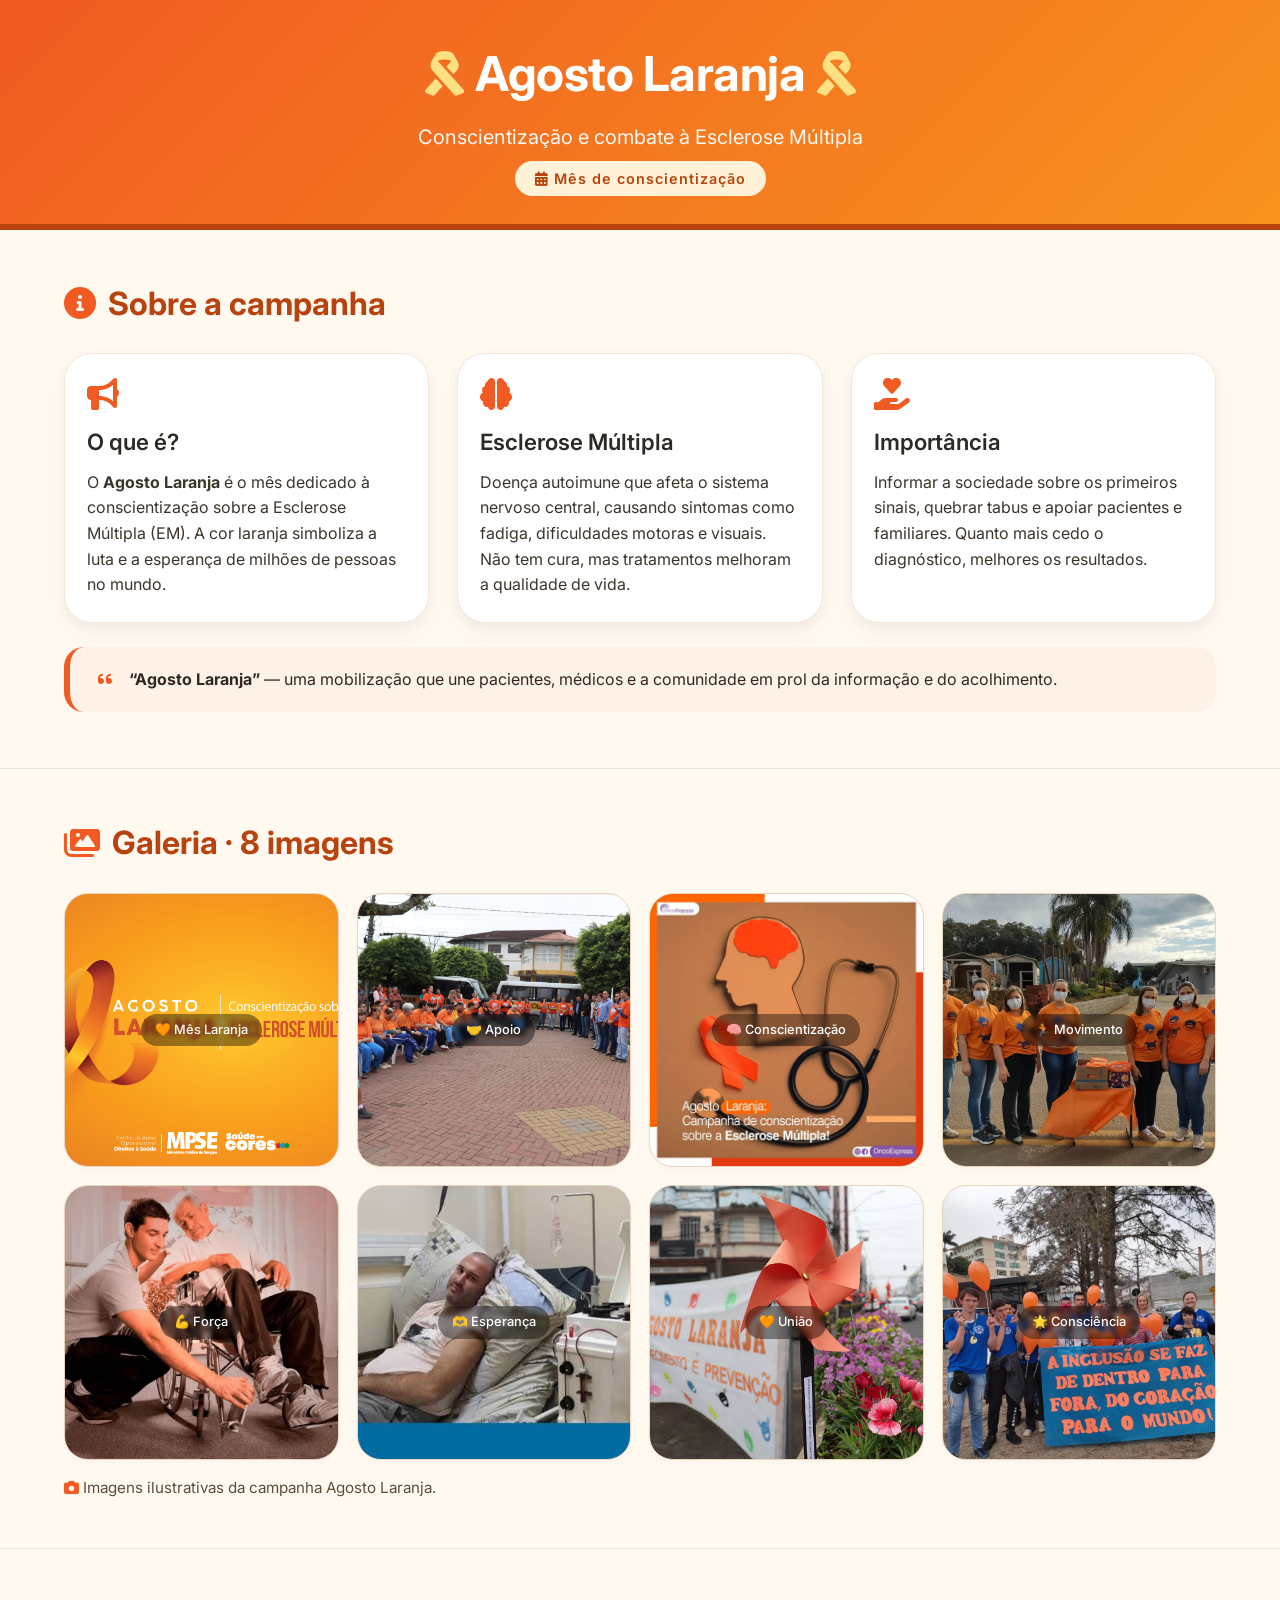
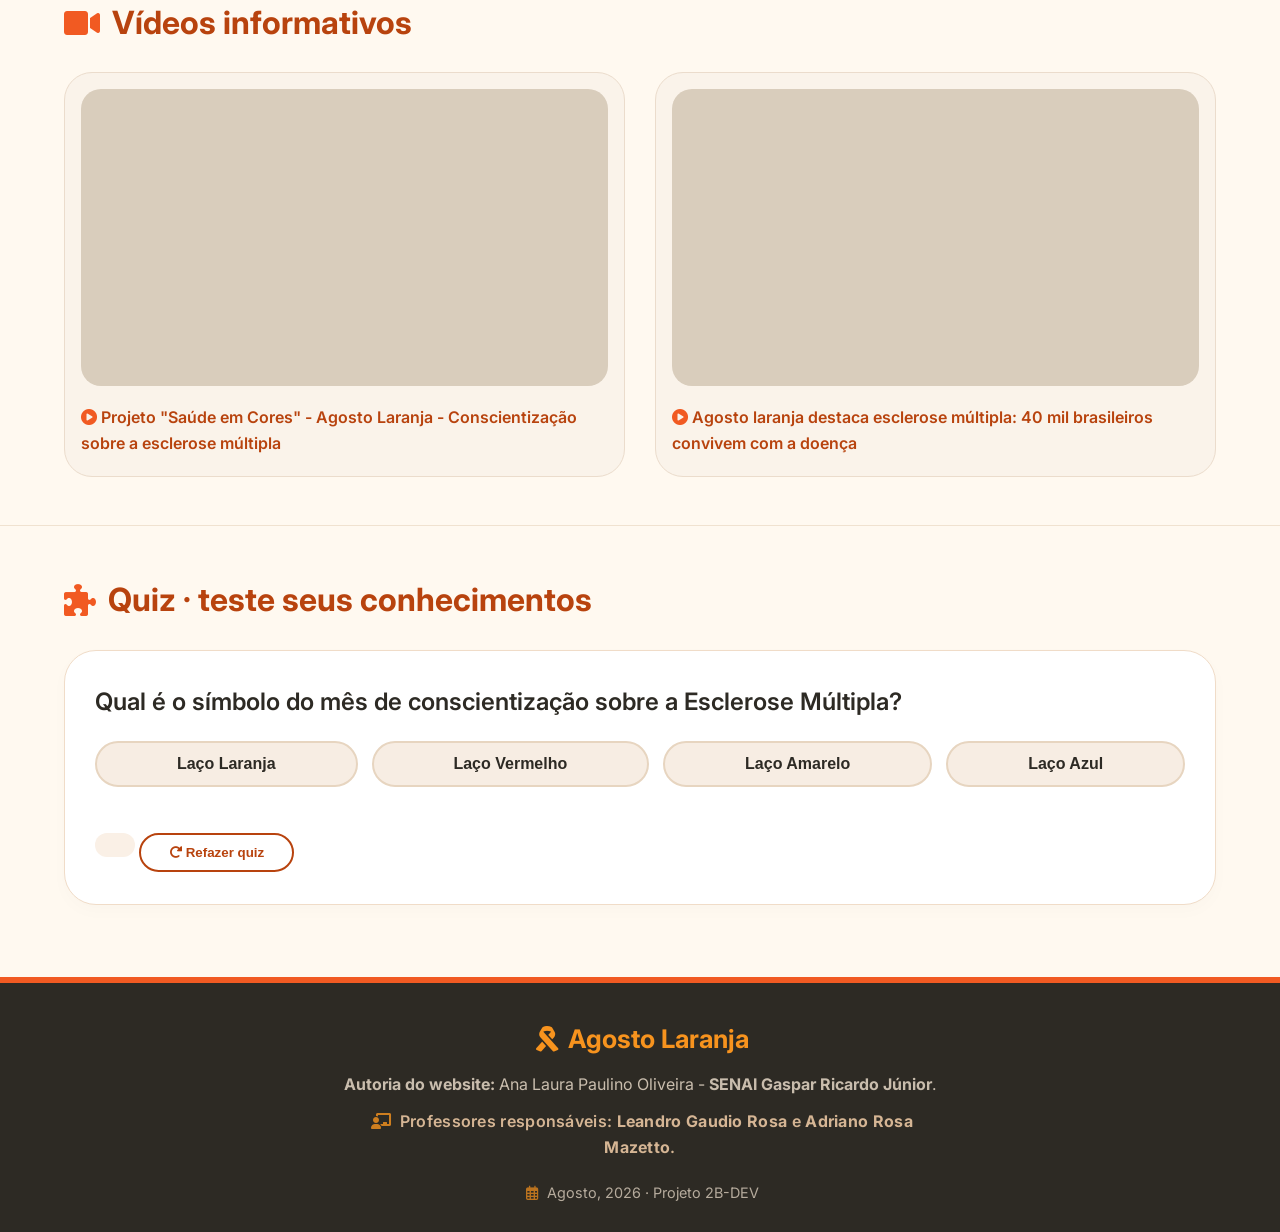
<file: index.html>
<!DOCTYPE html>
<html lang="pt-BR">
<head>
    <meta charset="UTF-8">
    <meta name="viewport" content="width=device-width, initial-scale=1.0">
    <title>Agosto Laranja · Conscientização sobre Esclerose Múltipla</title>
    <!-- Fontes e ícones -->
    <link rel="preconnect" href="https://fonts.googleapis.com">
    <link rel="preconnect" href="https://fonts.gstatic.com" crossorigin>
    <link href="https://fonts.googleapis.com/css2?family=Inter:opsz,wght@14..32,400;14..32,600;14..32,700&display=swap" rel="stylesheet">
    <link rel="stylesheet" href="https://cdnjs.cloudflare.com/ajax/libs/font-awesome/6.0.0-beta3/css/all.min.css">
    <style>
        * {
            margin: 0;
            padding: 0;
            box-sizing: border-box;
        }

        body {
            font-family: 'Inter', sans-serif;
            background: #fff9f0;
            color: #2d2a24;
            line-height: 1.6;
        }

        .container {
            max-width: 1200px;
            margin: 0 auto;
            padding: 0 24px;
        }

        /* cabeçalho */
        .header {
            background: linear-gradient(135deg, #f15a22 0%, #f7931e 100%);
            color: #fff;
            padding: 36px 0 28px;
            border-bottom: 6px solid #b8430e;
            text-align: center;
        }

        .header h1 {
            font-size: 3rem;
            font-weight: 700;
            letter-spacing: -0.5px;
            margin-bottom: 8px;
            display: flex;
            align-items: center;
            justify-content: center;
            gap: 12px;
            flex-wrap: wrap;
        }

        .header h1 i {
            font-size: 2.8rem;
            color: #ffe082;
        }

        .header p {
            font-size: 1.25rem;
            opacity: 0.95;
            font-weight: 400;
        }

        .laranja-badge {
            background: #fff2d6;
            color: #b8430e;
            display: inline-block;
            padding: 6px 20px;
            border-radius: 40px;
            font-weight: 600;
            font-size: 0.9rem;
            margin-top: 8px;
            letter-spacing: 1px;
        }

        /* seções */
        .section {
            padding: 48px 0;
            border-bottom: 1px solid #f0e2d0;
        }

        .section:last-of-type {
            border-bottom: none;
        }

        .section-title {
            font-size: 2rem;
            font-weight: 700;
            color: #b8430e;
            margin-bottom: 24px;
            display: flex;
            align-items: center;
            gap: 12px;
        }

        .section-title i {
            color: #f15a22;
            font-size: 2rem;
        }

        .card-grid {
            display: grid;
            grid-template-columns: repeat(auto-fit, minmax(280px, 1fr));
            gap: 28px;
        }

        .card {
            background: #ffffff;
            border-radius: 28px;
            padding: 24px 22px;
            box-shadow: 0 10px 25px rgba(0,0,0,0.04), 0 4px 12px rgba(0,0,0,0.03);
            transition: 0.2s ease;
            border: 1px solid #f5e7d9;
        }

        .card:hover {
            box-shadow: 0 16px 32px rgba(241, 90, 34, 0.08);
            transform: translateY(-2px);
        }

        .card i {
            font-size: 2rem;
            color: #f15a22;
            margin-bottom: 14px;
        }

        .card h3 {
            font-size: 1.4rem;
            font-weight: 600;
            margin-bottom: 10px;
        }

        .card p {
            color: #3d352b;
        }

        .highlight-box {
            background: #fef2e6;
            border-left: 6px solid #f15a22;
            padding: 20px 28px;
            border-radius: 20px;
            margin: 24px 0 8px;
        }

        /* galeria fotos */
        .foto-grid {
            display: grid;
            grid-template-columns: repeat(4, 1fr);
            gap: 18px;
            margin: 16px 0 8px;
        }

        .foto-item {
            background: #f5e7d9;
            border-radius: 24px;
            aspect-ratio: 1 / 1;
            display: flex;
            align-items: center;
            justify-content: center;
            font-size: 0.9rem;
            color: #3d352b;
            font-weight: 500;
            box-shadow: 0 4px 10px rgba(0,0,0,0.02);
            border: 1px solid #e7d5c0;
            transition: 0.2s;
            background-size: cover;
            background-position: center;
            position: relative;
            overflow: hidden;
        }

        .foto-item span {
            background: rgba(0,0,0,0.4);
            color: #fff;
            padding: 6px 14px;
            border-radius: 40px;
            font-size: 0.8rem;
            backdrop-filter: blur(2px);
        }

        .foto-item:hover {
            transform: scale(1.02);
            border-color: #f15a22;
        }

        /* vídeos */
        .video-wrapper {
            display: grid;
            grid-template-columns: 1fr 1fr;
            gap: 30px;
        }

        .video-card {
            background: #faf3ea;
            border-radius: 28px;
            padding: 16px 16px 20px;
            border: 1px solid #ebdccc;
        }

        .video-card iframe {
            width: 100%;
            aspect-ratio: 16 / 9;
            border-radius: 20px;
            border: none;
            background: #d9cdbc;
        }

        .video-card p {
            margin-top: 12px;
            font-weight: 600;
            color: #b8430e;
        }

        /* quiz */
        .quiz-box {
            background: #ffffff;
            border-radius: 32px;
            padding: 32px 30px;
            border: 1px solid #f0dcc8;
            box-shadow: 0 6px 18px rgba(0,0,0,0.02);
        }

        .quiz-question {
            font-size: 1.5rem;
            font-weight: 600;
            margin-bottom: 20px;
            color: #2d2a24;
        }

        .quiz-options {
            display: flex;
            flex-wrap: wrap;
            gap: 14px;
            margin-bottom: 28px;
        }

        .quiz-options button {
            background: #f7ede3;
            border: 2px solid #e7d5c0;
            padding: 12px 24px;
            border-radius: 60px;
            font-weight: 600;
            color: #2d2a24;
            font-size: 1rem;
            cursor: pointer;
            transition: 0.15s;
            flex: 1 0 auto;
        }

        .quiz-options button:hover {
            background: #f15a22;
            color: #fff;
            border-color: #f15a22;
            transform: scale(1.02);
        }

        .quiz-options button.correct {
            background: #2e7d32;
            border-color: #2e7d32;
            color: #fff;
        }

        .quiz-options button.wrong {
            background: #c62828;
            border-color: #c62828;
            color: #fff;
        }

        .quiz-options button:disabled {
            opacity: 0.6;
            cursor: not-allowed;
            transform: none;
        }

        .quiz-feedback {
            font-size: 1.2rem;
            font-weight: 500;
            padding: 12px 20px;
            border-radius: 60px;
            background: #faf0e6;
            display: inline-block;
            margin-top: 8px;
        }

        .quiz-reset {
            background: transparent;
            border: 2px solid #b8430e;
            color: #b8430e;
            padding: 10px 28px;
            border-radius: 60px;
            font-weight: 700;
            margin-top: 18px;
            cursor: pointer;
            transition: 0.2s;
        }

        .quiz-reset:hover {
            background: #b8430e;
            color: #fff;
        }

        /* rodapé autoria */
        .footer {
            background: #2d2a24;
            color: #f0e2d0;
            padding: 36px 0 28px;
            border-top: 6px solid #f15a22;
            margin-top: 24px;
        }

        .footer-content {
            display: flex;
            flex-direction: column;
            align-items: center;
            gap: 12px;
            text-align: center;
        }

        .footer-content h3 {
            font-size: 1.6rem;
            font-weight: 700;
            color: #f7931e;
        }

        .footer-content p {
            font-size: 1rem;
            max-width: 600px;
            opacity: 0.8;
        }

        .footer-content .credits {
            font-weight: 600;
            color: #ffd8b0;
            letter-spacing: 0.3px;
        }

        .footer i {
            color: #f7931e;
            margin: 0 4px;
        }

        @media (max-width: 768px) {
            .header h1 { font-size: 2.2rem; }
            .foto-grid { grid-template-columns: repeat(2, 1fr); }
            .video-wrapper { grid-template-columns: 1fr; }
            .quiz-options button { flex: 1 0 100%; }
            .section-title { font-size: 1.7rem; }
        }

        @media (max-width: 480px) {
            .foto-grid { grid-template-columns: 1fr 1fr; gap: 10px; }
        }
    </style>
</head>
<body>
    <header class="header">
        <div class="container">
            <h1><i class="fas fa-ribbon"></i> Agosto Laranja <i class="fas fa-ribbon"></i></h1>
            <p>Conscientização e combate à Esclerose Múltipla</p>
            <span class="laranja-badge"><i class="fas fa-calendar-alt"></i> Mês de conscientização</span>
        </div>
    </header>

    <main>
        <!-- INFORMAÇÕES -->
        <section class="section">
            <div class="container">
                <div class="section-title"><i class="fas fa-info-circle"></i> Sobre a campanha</div>
                <div class="card-grid">
                    <div class="card"><i class="fas fa-bullhorn"></i><h3>O que é?</h3><p>O <strong>Agosto Laranja</strong> é o mês dedicado à conscientização sobre a Esclerose Múltipla (EM). A cor laranja simboliza a luta e a esperança de milhões de pessoas no mundo.</p></div>
                    <div class="card"><i class="fas fa-brain"></i><h3>Esclerose Múltipla</h3><p>Doença autoimune que afeta o sistema nervoso central, causando sintomas como fadiga, dificuldades motoras e visuais. Não tem cura, mas tratamentos melhoram a qualidade de vida.</p></div>
                    <div class="card"><i class="fas fa-hand-holding-heart"></i><h3>Importância</h3><p>Informar a sociedade sobre os primeiros sinais, quebrar tabus e apoiar pacientes e familiares. Quanto mais cedo o diagnóstico, melhores os resultados.</p></div>
                </div>
                <div class="highlight-box">
                    <i class="fas fa-quote-left" style="color:#f15a22; margin-right: 12px;"></i> 
                    <strong>“Agosto Laranja”</strong> — uma mobilização que une pacientes, médicos e a comunidade em prol da informação e do acolhimento.
                </div>
            </div>
        </section>

        <!-- 8 FOTOS -->
        <section class="section">
            <div class="container">
                <div class="section-title"><i class="fas fa-images"></i> Galeria · 8 imagens</div>
                <div class="foto-grid">
                        <div class="foto-item" style="background-image: url('img/foto1.png');"><span>🧡 Mês Laranja</span></div>
                        <div class="foto-item" style="background-image: url('img/apoio.jpg');"><span>🤝 Apoio</span></div>
                        <div class="foto-item" style="background-image: url('img/conscientização.jpg');"><span>🧠 Conscientização</span></div>
                        <div class="foto-item" style="background-image: url('img/movimento.jpg');"><span>🏃 Movimento</span></div>
                        <div class="foto-item" style="background-image: url('img/força.webp');"><span>💪 Força</span></div>
                        <div class="foto-item" style="background-image: url('img/esperança.jpg');"><span>🫶 Esperança</span></div>
                        <div class="foto-item" style="background-image: url('img/união.jpg');"><span>🧡 União</span></div>
                        <div class="foto-item" style="background-image: url('img/ultima foto.jpg');"><span>🌟 Consciência</span></div>
                </div>
                <p style="margin-top: 16px; font-size: 0.95rem; color: #5c4d3b;"><i class="fas fa-camera" style="color:#f15a22;"></i> Imagens ilustrativas da campanha Agosto Laranja.</p>
            </div>
        </section>

        <!-- 2 VÍDEOS -->
        <section class="section">
            <div class="container">
                <div class="section-title"><i class="fas fa-video"></i> Vídeos informativos</div>
                <div class="video-wrapper">
                    <div class="video-card">
                        <iframe src="https://www.youtube.com/embed/BDIyiNpcdbY?si=74th1mY4enuqRiW8" allowfullscreen></iframe>
                        <p><i class="fas fa-play-circle" style="color:#f15a22;"></i> Projeto "Saúde em Cores" - Agosto Laranja - Conscientização sobre a esclerose múltipla</p>
                    </div>
                    <div class="video-card">
                        <iframe src="https://www.youtube.com/embed/i62uLywiPeU?si=CrSA3W1fAyBKARdj" allowfullscreen></iframe>
                        <p><i class="fas fa-play-circle" style="color:#f15a22;"></i> Agosto laranja destaca esclerose múltipla: 40 mil brasileiros convivem com a doença</p>
                    </div>
                </div>
            </div>
        </section>

        <!-- QUIZ INTERATIVO (JavaScript) -->
        <section class="section">
            <div class="container">
                <div class="section-title"><i class="fas fa-puzzle-piece"></i> Quiz · teste seus conhecimentos</div>
                <div class="quiz-box" id="quizContainer">
                    <div class="quiz-question" id="questionText">Qual é o símbolo do mês de conscientização sobre a Esclerose Múltipla?</div>
                    <div class="quiz-options" id="optionsContainer">
                        <!-- preenchido via js -->
                    </div>
                    <div id="feedback" class="quiz-feedback"></div>
                    <button class="quiz-reset" id="resetQuizBtn"><i class="fas fa-redo-alt"></i> Refazer quiz</button>
                </div>
            </div>
        </section>
    </main>

    <!-- RODAPÉ com autoria -->
    <footer class="footer">
        <div class="container footer-content">
            <h3><i class="fas fa-ribbon"></i> Agosto Laranja</h3>
            <p><strong>Autoria do website:</strong> Ana Laura Paulino Oliveira - <strong>SENAI Gaspar Ricardo Júnior</strong>.</p>
            <p class="credits"><i class="fas fa-chalkboard-teacher"></i> Professores responsáveis: <strong>Leandro Gaudio Rosa</strong> e <strong>Adriano Rosa Mazetto</strong>.</p>
            <p style="font-size: 0.9rem; margin-top: 8px; opacity: 0.7;"><i class="far fa-calendar-alt"></i> Agosto, 2026 · Projeto 2B-DEV</p>
        </div>
    </footer>

    <script>
        (function() {
            // Dados do quiz (5 perguntas)
            const questions = [
                {
                    question: "Qual é o símbolo do mês de conscientização sobre a Esclerose Múltipla?",
                    options: ["Laço Laranja", "Laço Vermelho", "Laço Amarelo", "Laço Azul"],
                    correct: 0
                },
                {
                    question: "A Esclerose Múltipla afeta principalmente qual sistema do corpo?",
                    options: ["Sistema digestivo", "Sistema nervoso central", "Sistema respiratório", "Sistema circulatório"],
                    correct: 1
                },
                {
                    question: "Qual é a cor oficial da campanha de conscientização sobre a Esclerose Múltipla?",
                    options: ["Verde", "Laranja", "Roxo", "Rosa"],
                    correct: 1
                },
                {
                    question: "Agosto Laranja é um mês dedicado a:",
                    options: ["Combate ao câncer", "Conscientização sobre EM", "Saúde mental", "Prevenção da diabetes"],
                    correct: 1
                },
                {
                    question: "Qual destes é um sintoma comum da Esclerose Múltipla?",
                    options: ["Fadiga intensa", "Febre alta", "Dor de garganta", "Pressão alta"],
                    correct: 0
                }
            ];

            let currentQuestionIndex = 0;
            let score = 0;
            let answered = false;
            const questionEl = document.getElementById('questionText');
            const optionsContainer = document.getElementById('optionsContainer');
            const feedbackEl = document.getElementById('feedback');
            const resetBtn = document.getElementById('resetQuizBtn');

            function renderQuestion(index) {
                const q = questions[index];
                questionEl.textContent = q.question;
                optionsContainer.innerHTML = '';
                feedbackEl.textContent = '';
                answered = false;

                q.options.forEach((opt, i) => {
                    const btn = document.createElement('button');
                    btn.textContent = opt;
                    btn.dataset.optIndex = i;
                    btn.addEventListener('click', () => handleAnswer(i, btn));
                    optionsContainer.appendChild(btn);
                });
            }

            function handleAnswer(selectedIndex, btnElement) {
                if (answered) return;
                const q = questions[currentQuestionIndex];
                const allBtns = optionsContainer.querySelectorAll('button');
                const isCorrect = (selectedIndex === q.correct);
                
                // Desabilita todos os botões
                allBtns.forEach(b => b.disabled = true);
                // Marca a resposta correta e a errada
                allBtns.forEach((b, idx) => {
                    if (idx === q.correct) b.classList.add('correct');
                    else if (idx === selectedIndex && !isCorrect) b.classList.add('wrong');
                });

                if (isCorrect) {
                    score++;
                    feedbackEl.textContent = '✅ Correto! +1 ponto.';
                    feedbackEl.style.color = '#2e7d32';
                } else {
                    feedbackEl.textContent = '❌ Resposta incorreta. A correta é: ' + q.options[q.correct];
                    feedbackEl.style.color = '#b8430e';
                }
                answered = true;

                // Avança para a próxima pergunta após 1.8s
                setTimeout(() => {
                    if (currentQuestionIndex < questions.length - 1) {
                        currentQuestionIndex++;
                        renderQuestion(currentQuestionIndex);
                    } else {
                        // Fim do quiz
                        questionEl.textContent = `🏁 Quiz finalizado! Você acertou ${score} de ${questions.length}.`;
                        optionsContainer.innerHTML = '';
                        feedbackEl.innerHTML = `🧡 <strong>Agosto Laranja</strong> — obrigado por participar!`;
                        feedbackEl.style.color = '#b8430e';
                    }
                }, 1800);
            }

            function resetQuiz() {
                currentQuestionIndex = 0;
                score = 0;
                renderQuestion(0);
                feedbackEl.textContent = '🧡 Recomeçando o quiz...';
                feedbackEl.style.color = '#b8430e';
                setTimeout(() => { feedbackEl.textContent = ''; }, 1000);
            }

            // inicializa
            renderQuestion(0);
            resetBtn.addEventListener('click', resetQuiz);
        })();
    </script>
</body>
</html>
</file>
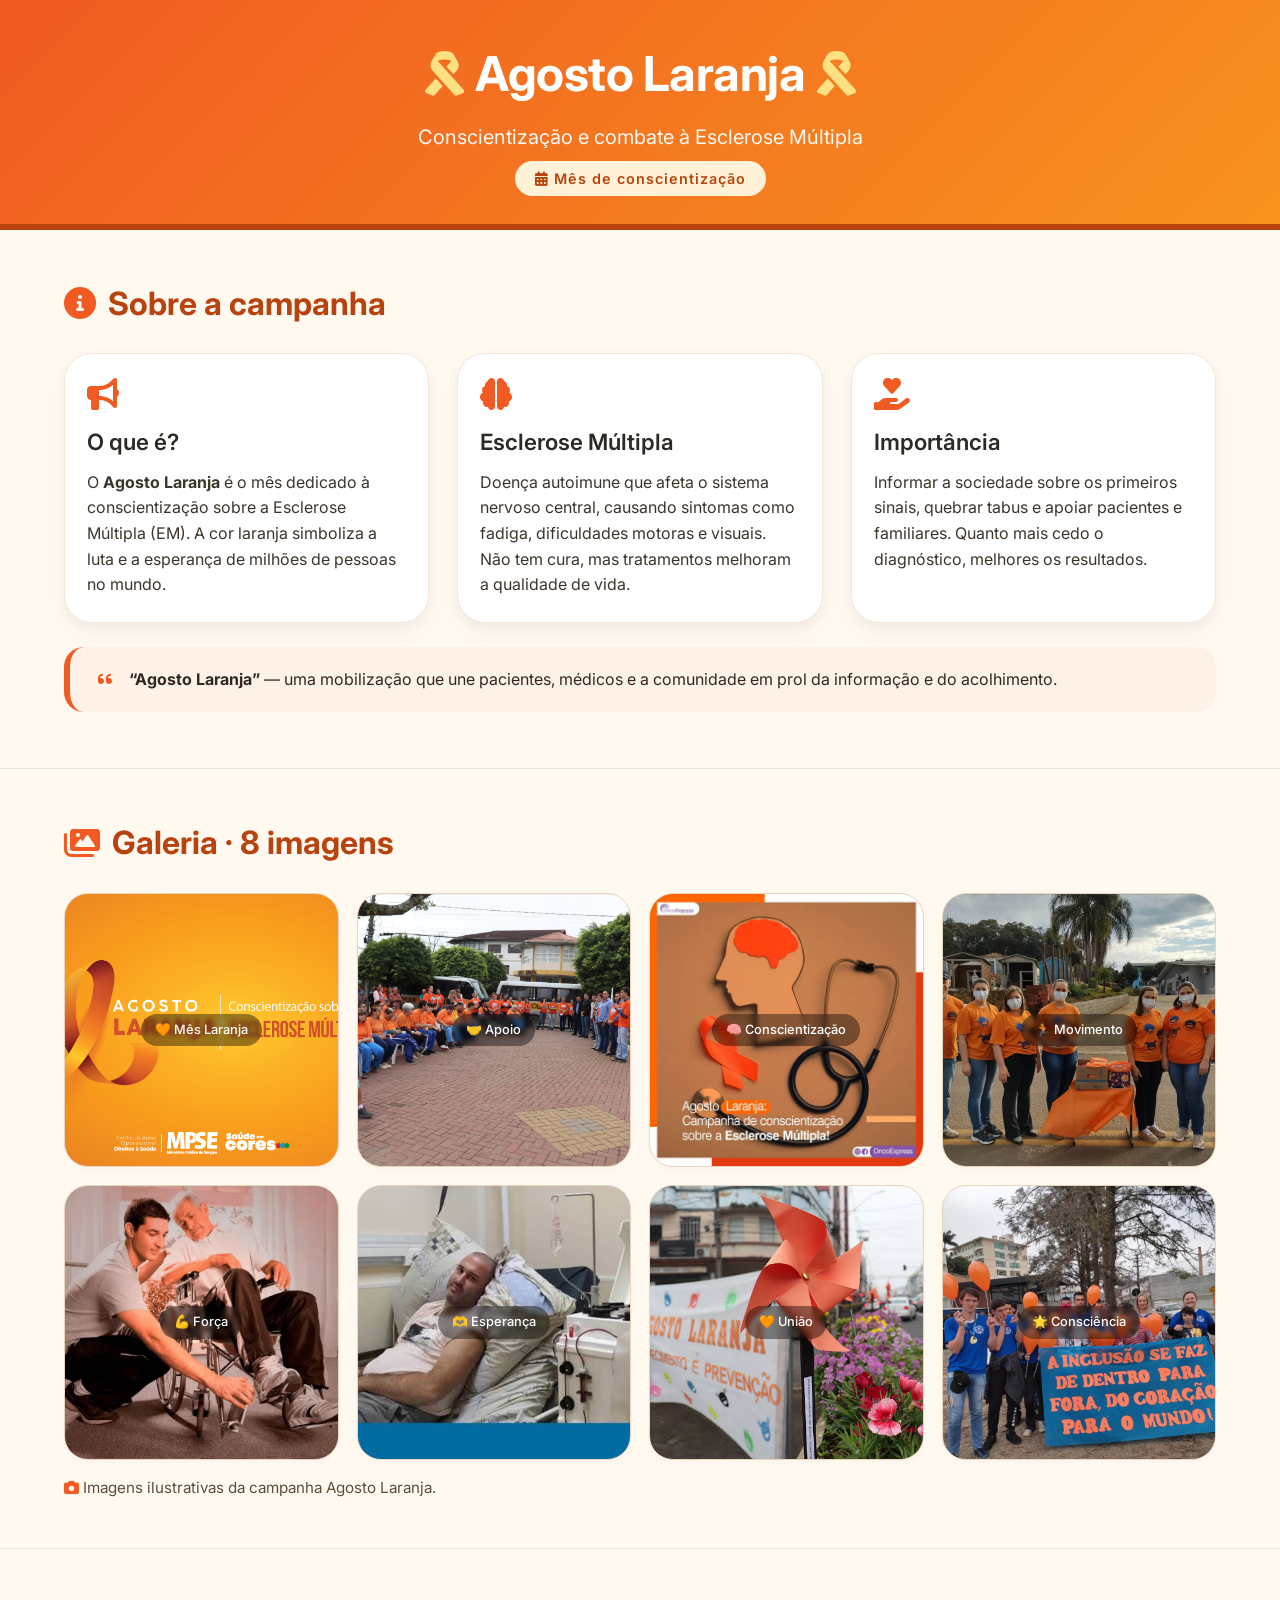
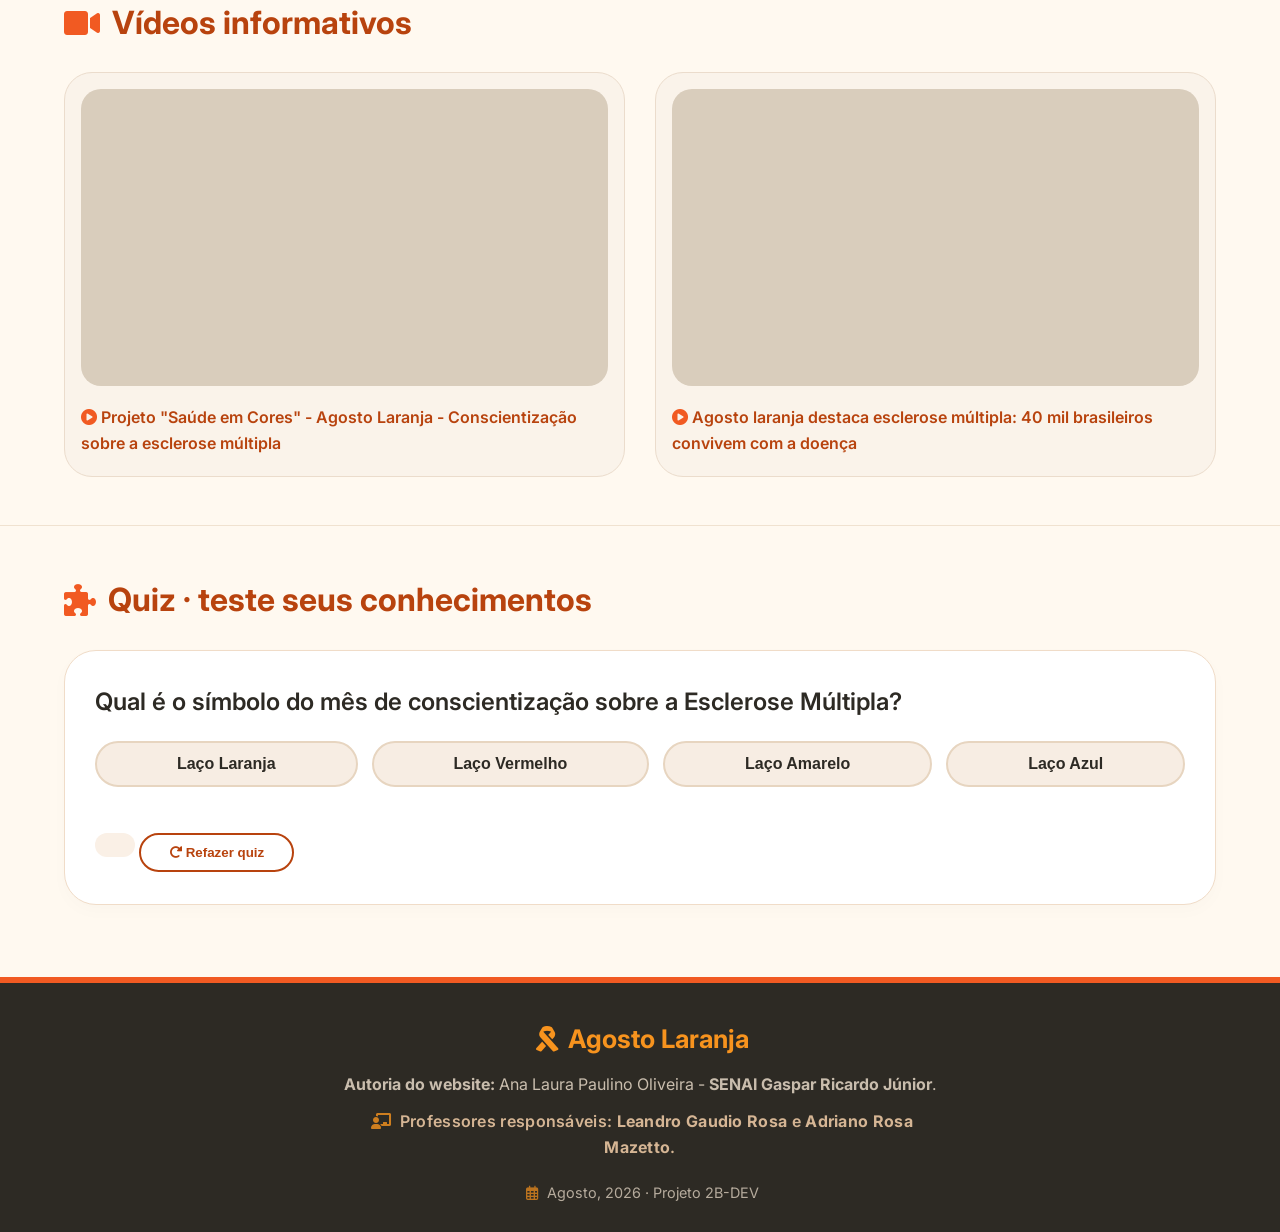
<file: agosto-laranja.html>
<!DOCTYPE html>
<html lang="pt-BR">
<head>
    <meta charset="UTF-8">
    <meta name="viewport" content="width=device-width, initial-scale=1.0">
    <title>Agosto Laranja · Conscientização sobre Esclerose Múltipla</title>
    <!-- Fontes e ícones -->
    <link rel="preconnect" href="https://fonts.googleapis.com">
    <link rel="preconnect" href="https://fonts.gstatic.com" crossorigin>
    <link href="https://fonts.googleapis.com/css2?family=Inter:opsz,wght@14..32,400;14..32,600;14..32,700&display=swap" rel="stylesheet">
    <link rel="stylesheet" href="https://cdnjs.cloudflare.com/ajax/libs/font-awesome/6.0.0-beta3/css/all.min.css">
    <style>
        * {
            margin: 0;
            padding: 0;
            box-sizing: border-box;
        }

        body {
            font-family: 'Inter', sans-serif;
            background: #fff9f0;
            color: #2d2a24;
            line-height: 1.6;
        }

        .container {
            max-width: 1200px;
            margin: 0 auto;
            padding: 0 24px;
        }

        /* cabeçalho */
        .header {
            background: linear-gradient(135deg, #f15a22 0%, #f7931e 100%);
            color: #fff;
            padding: 36px 0 28px;
            border-bottom: 6px solid #b8430e;
            text-align: center;
        }

        .header h1 {
            font-size: 3rem;
            font-weight: 700;
            letter-spacing: -0.5px;
            margin-bottom: 8px;
            display: flex;
            align-items: center;
            justify-content: center;
            gap: 12px;
            flex-wrap: wrap;
        }

        .header h1 i {
            font-size: 2.8rem;
            color: #ffe082;
        }

        .header p {
            font-size: 1.25rem;
            opacity: 0.95;
            font-weight: 400;
        }

        .laranja-badge {
            background: #fff2d6;
            color: #b8430e;
            display: inline-block;
            padding: 6px 20px;
            border-radius: 40px;
            font-weight: 600;
            font-size: 0.9rem;
            margin-top: 8px;
            letter-spacing: 1px;
        }

        /* seções */
        .section {
            padding: 48px 0;
            border-bottom: 1px solid #f0e2d0;
        }

        .section:last-of-type {
            border-bottom: none;
        }

        .section-title {
            font-size: 2rem;
            font-weight: 700;
            color: #b8430e;
            margin-bottom: 24px;
            display: flex;
            align-items: center;
            gap: 12px;
        }

        .section-title i {
            color: #f15a22;
            font-size: 2rem;
        }

        .card-grid {
            display: grid;
            grid-template-columns: repeat(auto-fit, minmax(280px, 1fr));
            gap: 28px;
        }

        .card {
            background: #ffffff;
            border-radius: 28px;
            padding: 24px 22px;
            box-shadow: 0 10px 25px rgba(0,0,0,0.04), 0 4px 12px rgba(0,0,0,0.03);
            transition: 0.2s ease;
            border: 1px solid #f5e7d9;
        }

        .card:hover {
            box-shadow: 0 16px 32px rgba(241, 90, 34, 0.08);
            transform: translateY(-2px);
        }

        .card i {
            font-size: 2rem;
            color: #f15a22;
            margin-bottom: 14px;
        }

        .card h3 {
            font-size: 1.4rem;
            font-weight: 600;
            margin-bottom: 10px;
        }

        .card p {
            color: #3d352b;
        }

        .highlight-box {
            background: #fef2e6;
            border-left: 6px solid #f15a22;
            padding: 20px 28px;
            border-radius: 20px;
            margin: 24px 0 8px;
        }

        /* galeria fotos */
        .foto-grid {
            display: grid;
            grid-template-columns: repeat(4, 1fr);
            gap: 18px;
            margin: 16px 0 8px;
        }

        .foto-item {
            background: #f5e7d9;
            border-radius: 24px;
            aspect-ratio: 1 / 1;
            display: flex;
            align-items: center;
            justify-content: center;
            font-size: 0.9rem;
            color: #3d352b;
            font-weight: 500;
            box-shadow: 0 4px 10px rgba(0,0,0,0.02);
            border: 1px solid #e7d5c0;
            transition: 0.2s;
            background-size: cover;
            background-position: center;
            position: relative;
            overflow: hidden;
        }

        .foto-item span {
            background: rgba(0,0,0,0.4);
            color: #fff;
            padding: 6px 14px;
            border-radius: 40px;
            font-size: 0.8rem;
            backdrop-filter: blur(2px);
        }

        .foto-item:hover {
            transform: scale(1.02);
            border-color: #f15a22;
        }

        /* vídeos */
        .video-wrapper {
            display: grid;
            grid-template-columns: 1fr 1fr;
            gap: 30px;
        }

        .video-card {
            background: #faf3ea;
            border-radius: 28px;
            padding: 16px 16px 20px;
            border: 1px solid #ebdccc;
        }

        .video-card iframe {
            width: 100%;
            aspect-ratio: 16 / 9;
            border-radius: 20px;
            border: none;
            background: #d9cdbc;
        }

        .video-card p {
            margin-top: 12px;
            font-weight: 600;
            color: #b8430e;
        }

        /* quiz */
        .quiz-box {
            background: #ffffff;
            border-radius: 32px;
            padding: 32px 30px;
            border: 1px solid #f0dcc8;
            box-shadow: 0 6px 18px rgba(0,0,0,0.02);
        }

        .quiz-question {
            font-size: 1.5rem;
            font-weight: 600;
            margin-bottom: 20px;
            color: #2d2a24;
        }

        .quiz-options {
            display: flex;
            flex-wrap: wrap;
            gap: 14px;
            margin-bottom: 28px;
        }

        .quiz-options button {
            background: #f7ede3;
            border: 2px solid #e7d5c0;
            padding: 12px 24px;
            border-radius: 60px;
            font-weight: 600;
            color: #2d2a24;
            font-size: 1rem;
            cursor: pointer;
            transition: 0.15s;
            flex: 1 0 auto;
        }

        .quiz-options button:hover {
            background: #f15a22;
            color: #fff;
            border-color: #f15a22;
            transform: scale(1.02);
        }

        .quiz-options button.correct {
            background: #2e7d32;
            border-color: #2e7d32;
            color: #fff;
        }

        .quiz-options button.wrong {
            background: #c62828;
            border-color: #c62828;
            color: #fff;
        }

        .quiz-options button:disabled {
            opacity: 0.6;
            cursor: not-allowed;
            transform: none;
        }

        .quiz-feedback {
            font-size: 1.2rem;
            font-weight: 500;
            padding: 12px 20px;
            border-radius: 60px;
            background: #faf0e6;
            display: inline-block;
            margin-top: 8px;
        }

        .quiz-reset {
            background: transparent;
            border: 2px solid #b8430e;
            color: #b8430e;
            padding: 10px 28px;
            border-radius: 60px;
            font-weight: 700;
            margin-top: 18px;
            cursor: pointer;
            transition: 0.2s;
        }

        .quiz-reset:hover {
            background: #b8430e;
            color: #fff;
        }

        /* rodapé autoria */
        .footer {
            background: #2d2a24;
            color: #f0e2d0;
            padding: 36px 0 28px;
            border-top: 6px solid #f15a22;
            margin-top: 24px;
        }

        .footer-content {
            display: flex;
            flex-direction: column;
            align-items: center;
            gap: 12px;
            text-align: center;
        }

        .footer-content h3 {
            font-size: 1.6rem;
            font-weight: 700;
            color: #f7931e;
        }

        .footer-content p {
            font-size: 1rem;
            max-width: 600px;
            opacity: 0.8;
        }

        .footer-content .credits {
            font-weight: 600;
            color: #ffd8b0;
            letter-spacing: 0.3px;
        }

        .footer i {
            color: #f7931e;
            margin: 0 4px;
        }

        @media (max-width: 768px) {
            .header h1 { font-size: 2.2rem; }
            .foto-grid { grid-template-columns: repeat(2, 1fr); }
            .video-wrapper { grid-template-columns: 1fr; }
            .quiz-options button { flex: 1 0 100%; }
            .section-title { font-size: 1.7rem; }
        }

        @media (max-width: 480px) {
            .foto-grid { grid-template-columns: 1fr 1fr; gap: 10px; }
        }
    </style>
</head>
<body>
    <header class="header">
        <div class="container">
            <h1><i class="fas fa-ribbon"></i> Agosto Laranja <i class="fas fa-ribbon"></i></h1>
            <p>Conscientização e combate à Esclerose Múltipla</p>
            <span class="laranja-badge"><i class="fas fa-calendar-alt"></i> Mês de conscientização</span>
        </div>
    </header>

    <main>
        <!-- INFORMAÇÕES -->
        <section class="section">
            <div class="container">
                <div class="section-title"><i class="fas fa-info-circle"></i> Sobre a campanha</div>
                <div class="card-grid">
                    <div class="card"><i class="fas fa-bullhorn"></i><h3>O que é?</h3><p>O <strong>Agosto Laranja</strong> é o mês dedicado à conscientização sobre a Esclerose Múltipla (EM). A cor laranja simboliza a luta e a esperança de milhões de pessoas no mundo.</p></div>
                    <div class="card"><i class="fas fa-brain"></i><h3>Esclerose Múltipla</h3><p>Doença autoimune que afeta o sistema nervoso central, causando sintomas como fadiga, dificuldades motoras e visuais. Não tem cura, mas tratamentos melhoram a qualidade de vida.</p></div>
                    <div class="card"><i class="fas fa-hand-holding-heart"></i><h3>Importância</h3><p>Informar a sociedade sobre os primeiros sinais, quebrar tabus e apoiar pacientes e familiares. Quanto mais cedo o diagnóstico, melhores os resultados.</p></div>
                </div>
                <div class="highlight-box">
                    <i class="fas fa-quote-left" style="color:#f15a22; margin-right: 12px;"></i> 
                    <strong>“Agosto Laranja”</strong> — uma mobilização que une pacientes, médicos e a comunidade em prol da informação e do acolhimento.
                </div>
            </div>
        </section>

        <!-- 8 FOTOS -->
        <section class="section">
            <div class="container">
                <div class="section-title"><i class="fas fa-images"></i> Galeria · 8 imagens</div>
                <div class="foto-grid">
                        <div class="foto-item" style="background-image: url('img/foto1.png');"><span>🧡 Mês Laranja</span></div>
                        <div class="foto-item" style="background-image: url('img/apoio.jpg');"><span>🤝 Apoio</span></div>
                        <div class="foto-item" style="background-image: url('img/conscientização.jpg');"><span>🧠 Conscientização</span></div>
                        <div class="foto-item" style="background-image: url('img/movimento.jpg');"><span>🏃 Movimento</span></div>
                        <div class="foto-item" style="background-image: url('img/força.webp');"><span>💪 Força</span></div>
                        <div class="foto-item" style="background-image: url('img/esperança.jpg');"><span>🫶 Esperança</span></div>
                        <div class="foto-item" style="background-image: url('img/união.jpg');"><span>🧡 União</span></div>
                        <div class="foto-item" style="background-image: url('img/ultima foto.jpg');"><span>🌟 Consciência</span></div>
                </div>
                <p style="margin-top: 16px; font-size: 0.95rem; color: #5c4d3b;"><i class="fas fa-camera" style="color:#f15a22;"></i> Imagens ilustrativas da campanha Agosto Laranja.</p>
            </div>
        </section>

        <!-- 2 VÍDEOS -->
        <section class="section">
            <div class="container">
                <div class="section-title"><i class="fas fa-video"></i> Vídeos informativos</div>
                <div class="video-wrapper">
                    <div class="video-card">
                        <iframe src="https://www.youtube.com/embed/BDIyiNpcdbY?si=74th1mY4enuqRiW8" allowfullscreen></iframe>
                        <p><i class="fas fa-play-circle" style="color:#f15a22;"></i> Projeto "Saúde em Cores" - Agosto Laranja - Conscientização sobre a esclerose múltipla</p>
                    </div>
                    <div class="video-card">
                        <iframe src="https://www.youtube.com/embed/i62uLywiPeU?si=CrSA3W1fAyBKARdj" allowfullscreen></iframe>
                        <p><i class="fas fa-play-circle" style="color:#f15a22;"></i> Agosto laranja destaca esclerose múltipla: 40 mil brasileiros convivem com a doença</p>
                    </div>
                </div>
            </div>
        </section>

        <!-- QUIZ INTERATIVO (JavaScript) -->
        <section class="section">
            <div class="container">
                <div class="section-title"><i class="fas fa-puzzle-piece"></i> Quiz · teste seus conhecimentos</div>
                <div class="quiz-box" id="quizContainer">
                    <div class="quiz-question" id="questionText">Qual é o símbolo do mês de conscientização sobre a Esclerose Múltipla?</div>
                    <div class="quiz-options" id="optionsContainer">
                        <!-- preenchido via js -->
                    </div>
                    <div id="feedback" class="quiz-feedback"></div>
                    <button class="quiz-reset" id="resetQuizBtn"><i class="fas fa-redo-alt"></i> Refazer quiz</button>
                </div>
            </div>
        </section>
    </main>

    <!-- RODAPÉ com autoria -->
    <footer class="footer">
        <div class="container footer-content">
            <h3><i class="fas fa-ribbon"></i> Agosto Laranja</h3>
            <p><strong>Autoria do website:</strong> Ana Laura Paulino Oliveira - <strong>SENAI Gaspar Ricardo Júnior</strong>.</p>
            <p class="credits"><i class="fas fa-chalkboard-teacher"></i> Professores responsáveis: <strong>Leandro Gaudio Rosa</strong> e <strong>Adriano Rosa Mazetto</strong>.</p>
            <p style="font-size: 0.9rem; margin-top: 8px; opacity: 0.7;"><i class="far fa-calendar-alt"></i> Agosto, 2026 · Projeto 2B-DEV</p>
        </div>
    </footer>

    <script>
        (function() {
            // Dados do quiz (5 perguntas)
            const questions = [
                {
                    question: "Qual é o símbolo do mês de conscientização sobre a Esclerose Múltipla?",
                    options: ["Laço Laranja", "Laço Vermelho", "Laço Amarelo", "Laço Azul"],
                    correct: 0
                },
                {
                    question: "A Esclerose Múltipla afeta principalmente qual sistema do corpo?",
                    options: ["Sistema digestivo", "Sistema nervoso central", "Sistema respiratório", "Sistema circulatório"],
                    correct: 1
                },
                {
                    question: "Qual é a cor oficial da campanha de conscientização sobre a Esclerose Múltipla?",
                    options: ["Verde", "Laranja", "Roxo", "Rosa"],
                    correct: 1
                },
                {
                    question: "Agosto Laranja é um mês dedicado a:",
                    options: ["Combate ao câncer", "Conscientização sobre EM", "Saúde mental", "Prevenção da diabetes"],
                    correct: 1
                },
                {
                    question: "Qual destes é um sintoma comum da Esclerose Múltipla?",
                    options: ["Fadiga intensa", "Febre alta", "Dor de garganta", "Pressão alta"],
                    correct: 0
                }
            ];

            let currentQuestionIndex = 0;
            let score = 0;
            let answered = false;
            const questionEl = document.getElementById('questionText');
            const optionsContainer = document.getElementById('optionsContainer');
            const feedbackEl = document.getElementById('feedback');
            const resetBtn = document.getElementById('resetQuizBtn');

            function renderQuestion(index) {
                const q = questions[index];
                questionEl.textContent = q.question;
                optionsContainer.innerHTML = '';
                feedbackEl.textContent = '';
                answered = false;

                q.options.forEach((opt, i) => {
                    const btn = document.createElement('button');
                    btn.textContent = opt;
                    btn.dataset.optIndex = i;
                    btn.addEventListener('click', () => handleAnswer(i, btn));
                    optionsContainer.appendChild(btn);
                });
            }

            function handleAnswer(selectedIndex, btnElement) {
                if (answered) return;
                const q = questions[currentQuestionIndex];
                const allBtns = optionsContainer.querySelectorAll('button');
                const isCorrect = (selectedIndex === q.correct);
                
                // Desabilita todos os botões
                allBtns.forEach(b => b.disabled = true);
                // Marca a resposta correta e a errada
                allBtns.forEach((b, idx) => {
                    if (idx === q.correct) b.classList.add('correct');
                    else if (idx === selectedIndex && !isCorrect) b.classList.add('wrong');
                });

                if (isCorrect) {
                    score++;
                    feedbackEl.textContent = '✅ Correto! +1 ponto.';
                    feedbackEl.style.color = '#2e7d32';
                } else {
                    feedbackEl.textContent = '❌ Resposta incorreta. A correta é: ' + q.options[q.correct];
                    feedbackEl.style.color = '#b8430e';
                }
                answered = true;

                // Avança para a próxima pergunta após 1.8s
                setTimeout(() => {
                    if (currentQuestionIndex < questions.length - 1) {
                        currentQuestionIndex++;
                        renderQuestion(currentQuestionIndex);
                    } else {
                        // Fim do quiz
                        questionEl.textContent = `🏁 Quiz finalizado! Você acertou ${score} de ${questions.length}.`;
                        optionsContainer.innerHTML = '';
                        feedbackEl.innerHTML = `🧡 <strong>Agosto Laranja</strong> — obrigado por participar!`;
                        feedbackEl.style.color = '#b8430e';
                    }
                }, 1800);
            }

            function resetQuiz() {
                currentQuestionIndex = 0;
                score = 0;
                renderQuestion(0);
                feedbackEl.textContent = '🧡 Recomeçando o quiz...';
                feedbackEl.style.color = '#b8430e';
                setTimeout(() => { feedbackEl.textContent = ''; }, 1000);
            }

            // inicializa
            renderQuestion(0);
            resetBtn.addEventListener('click', resetQuiz);
        })();
    </script>
</body>
</html>
</file>
